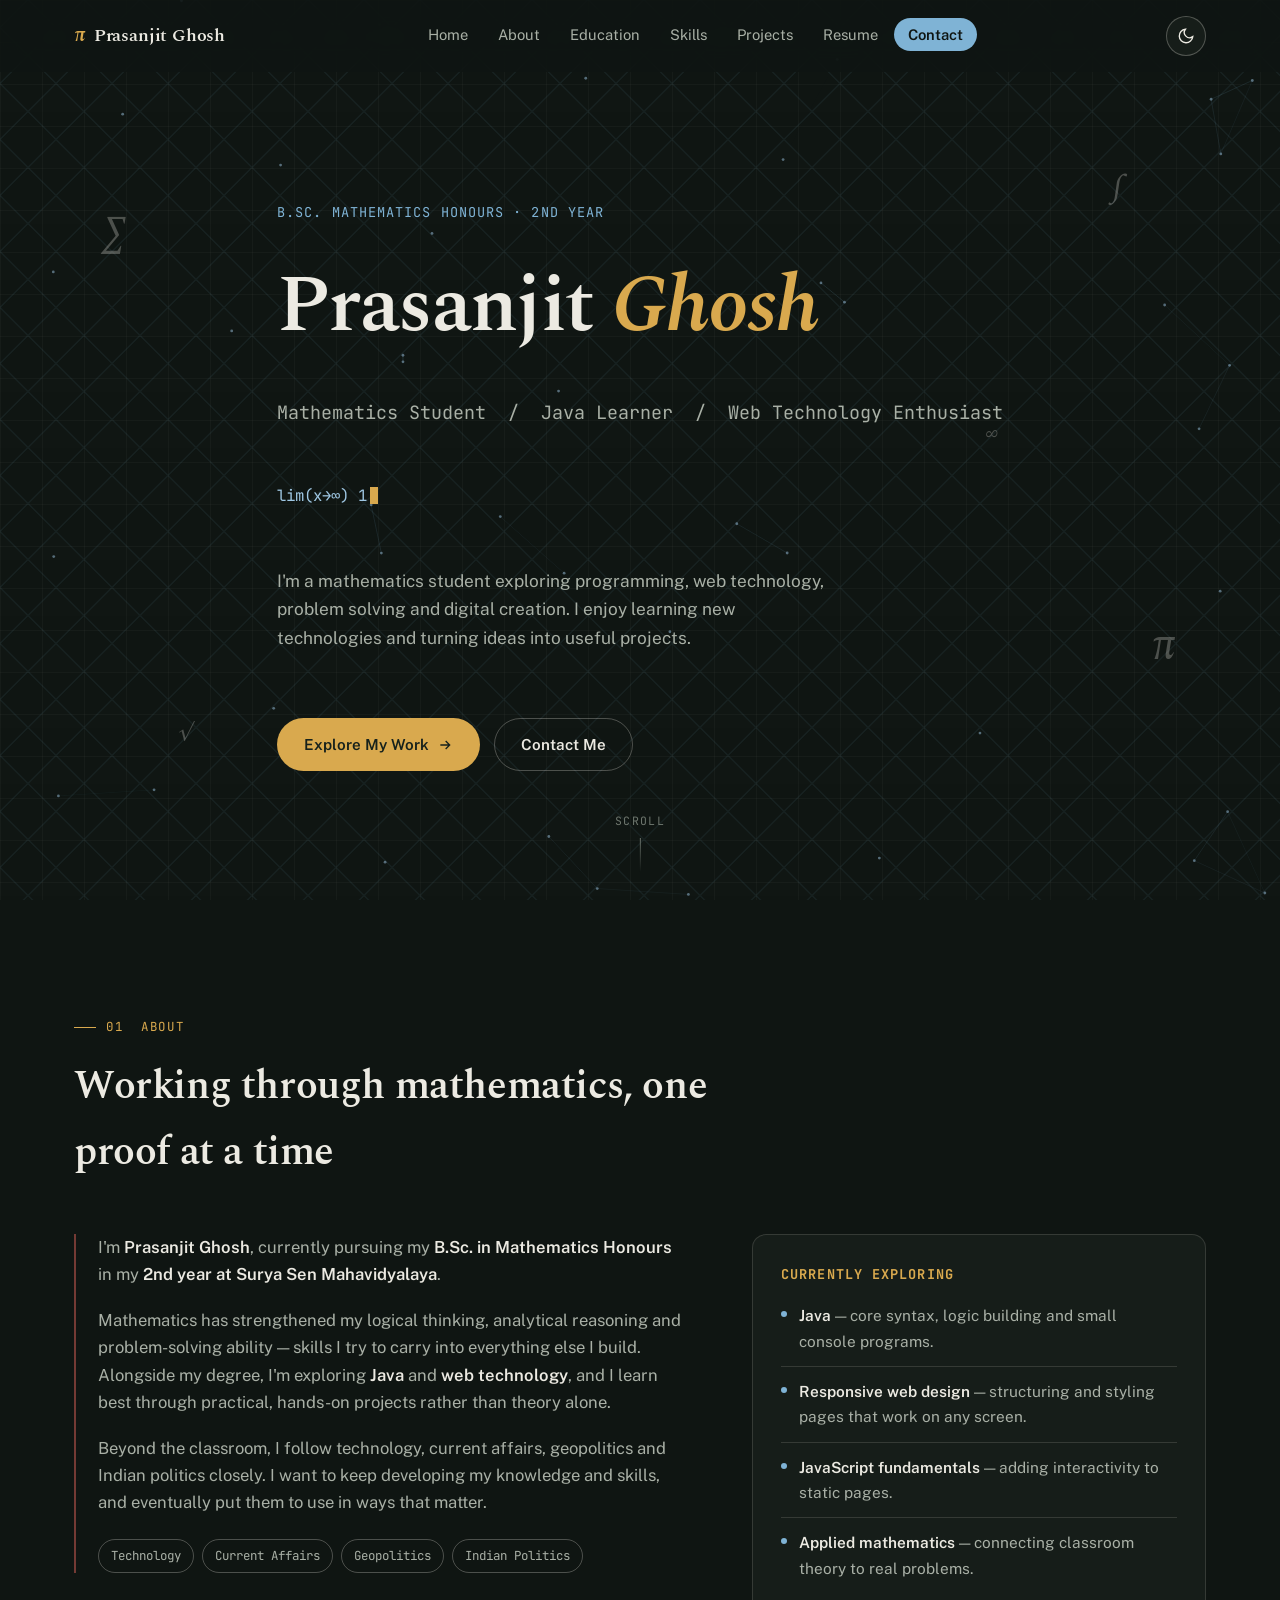
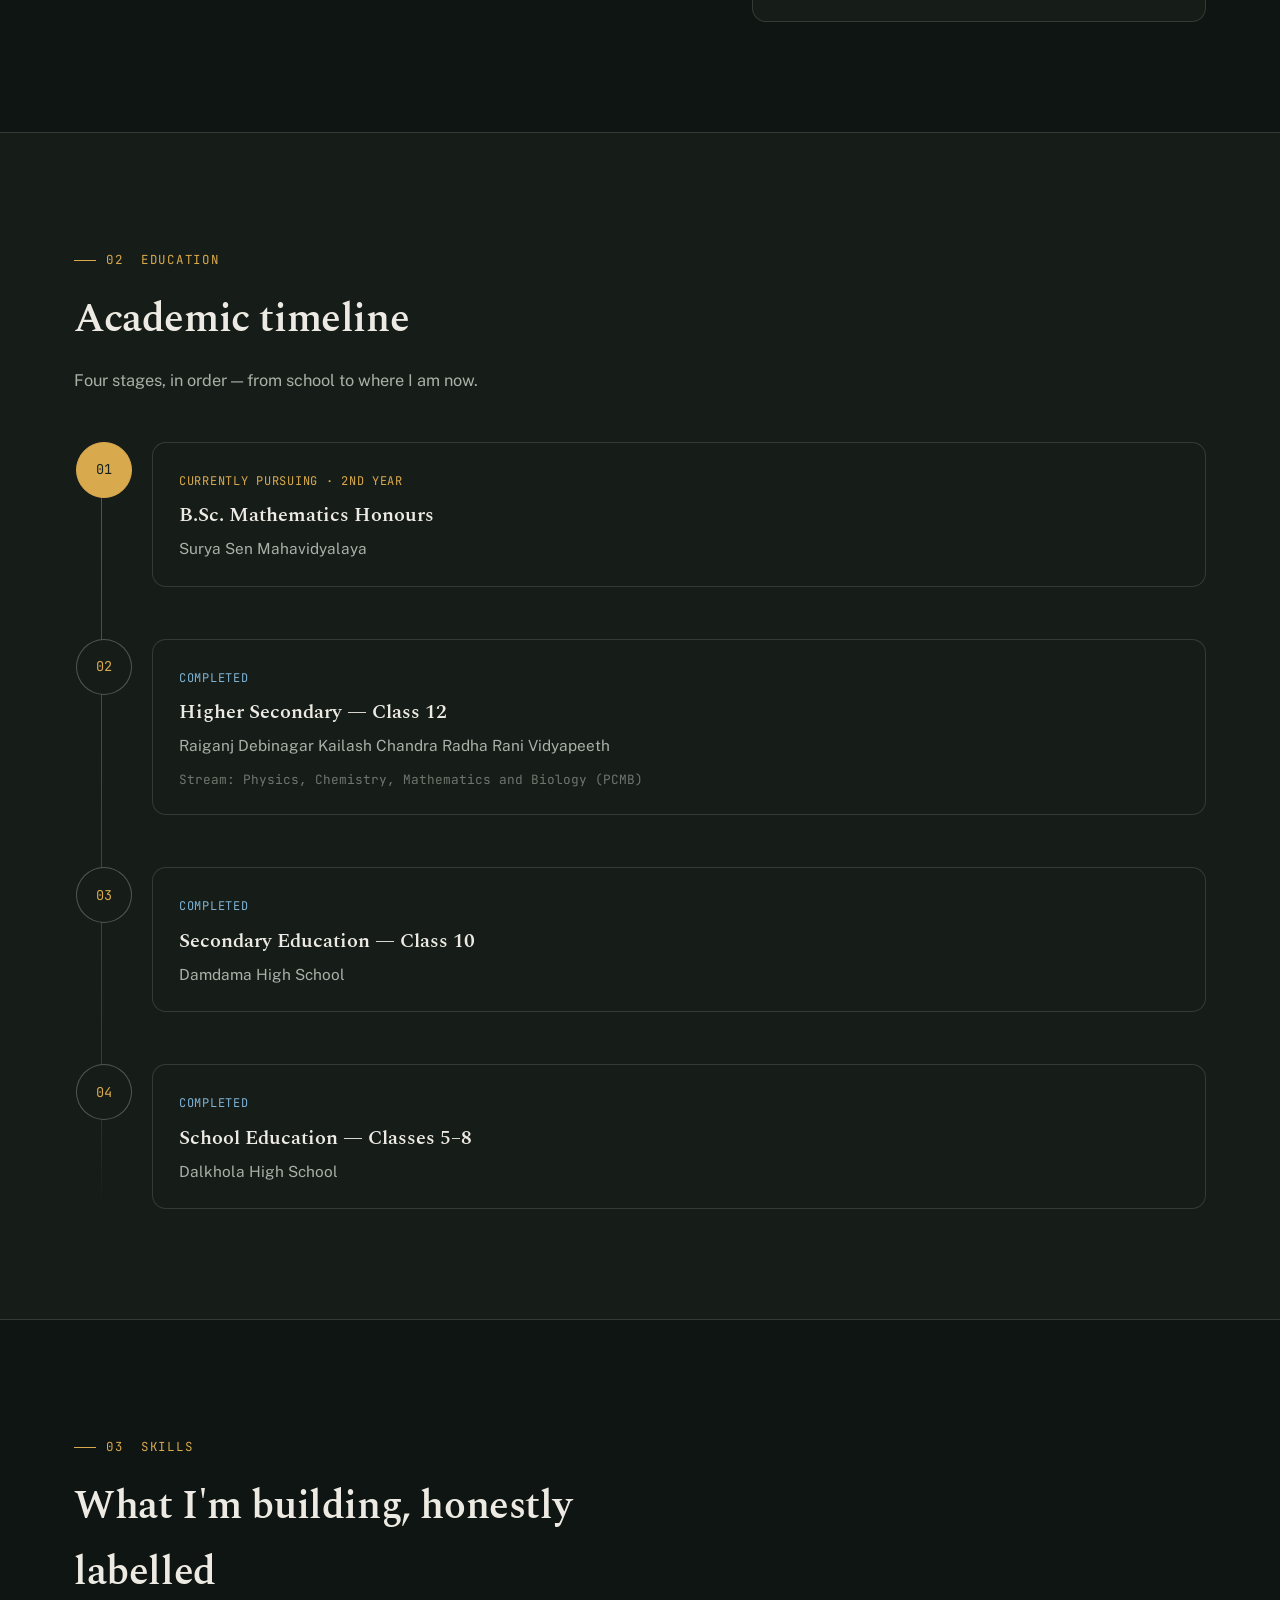
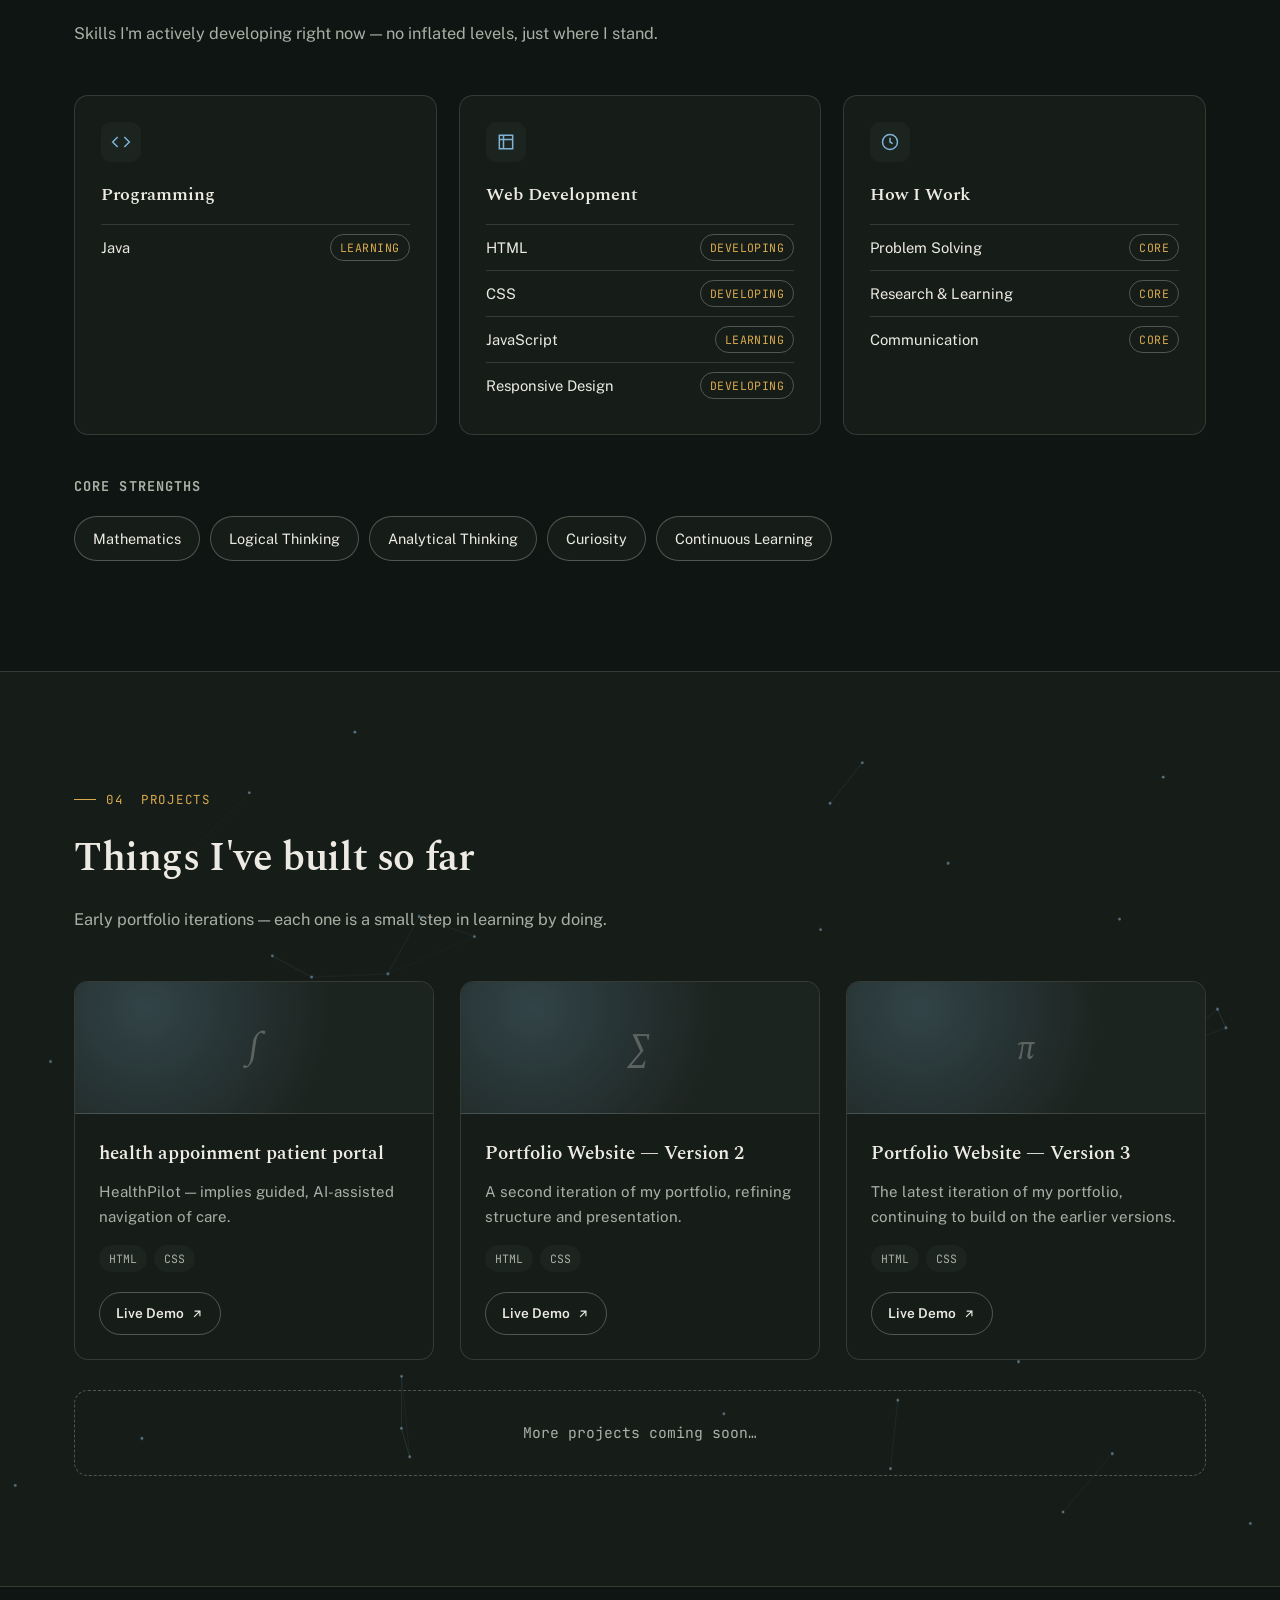
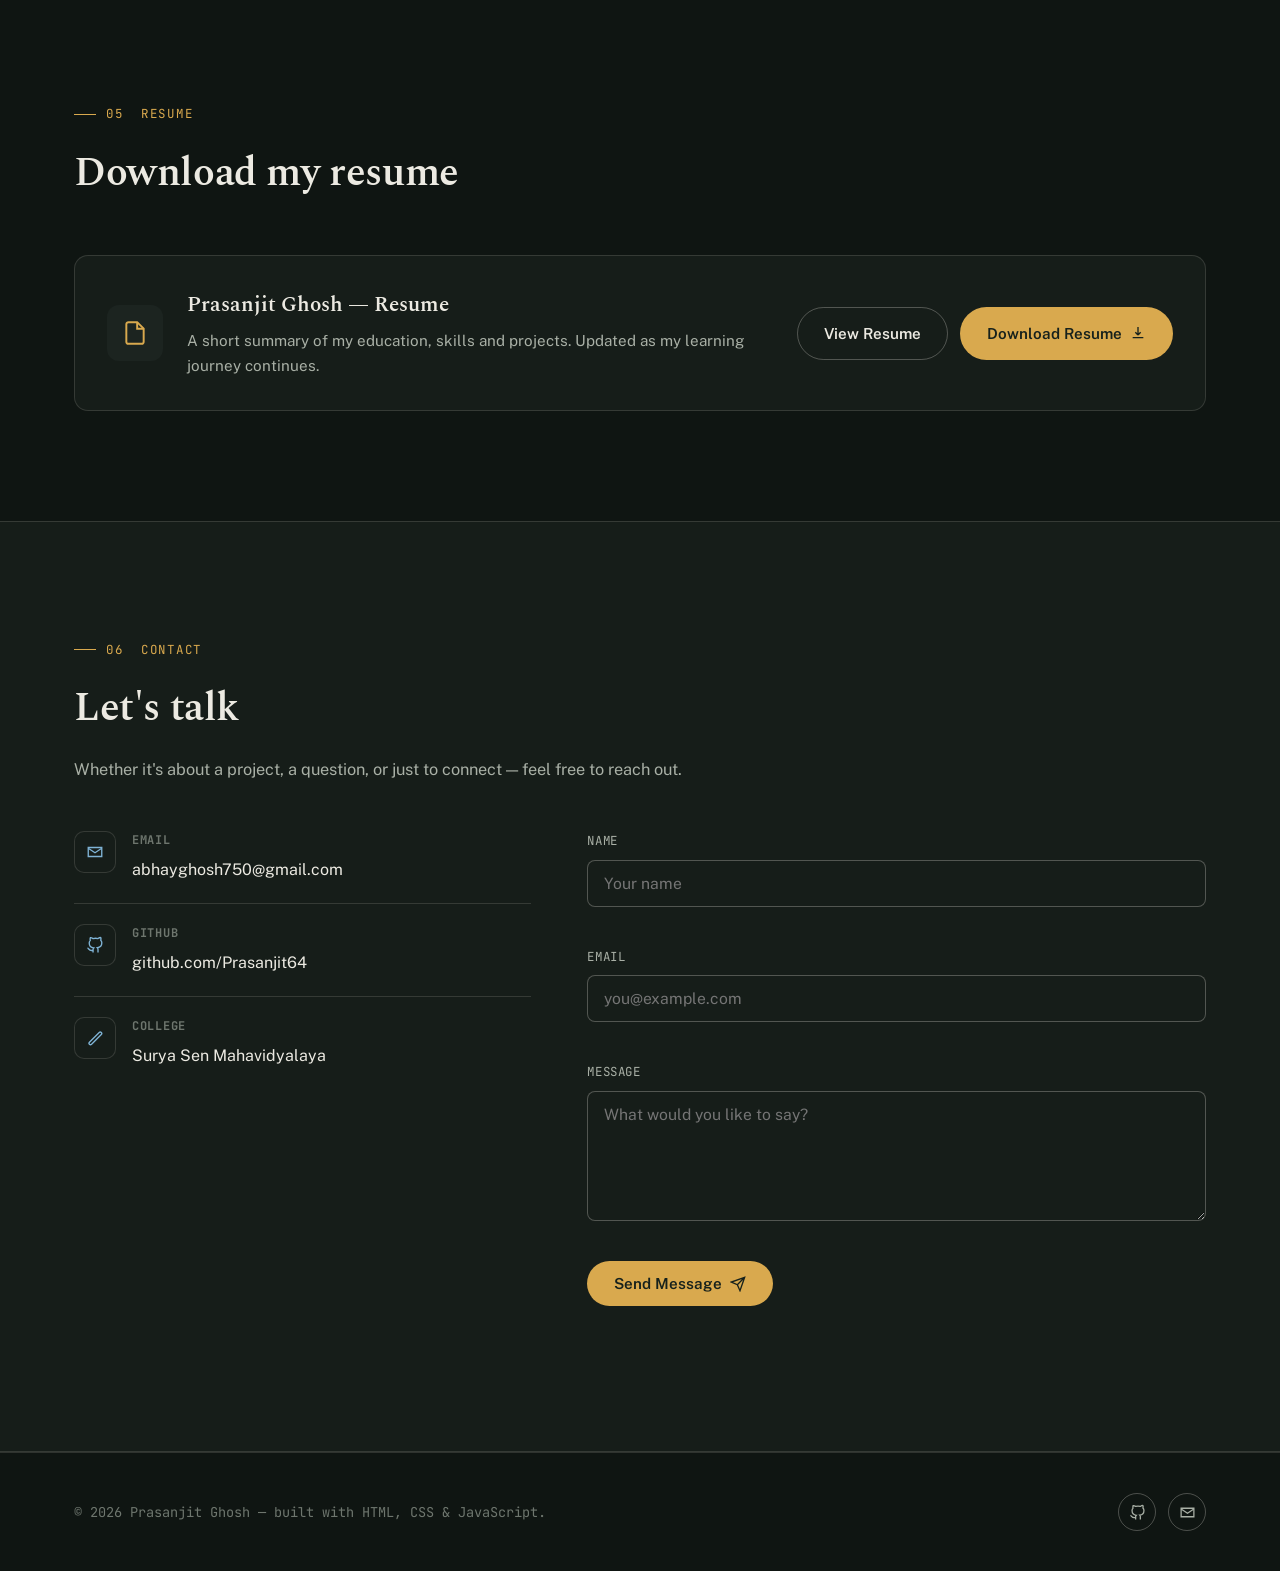
<file: index.html>
<!DOCTYPE html>
<html lang="en" data-theme="dark">
<head>
<meta charset="UTF-8">
<meta name="viewport" content="width=device-width, initial-scale=1.0">
<title>Prasanjit Ghosh | Mathematics Student &amp; Web Technology Enthusiast</title>
<meta name="description" content="Personal portfolio of Prasanjit Ghosh, a B.Sc. Mathematics Honours student exploring Java, web technology, programming, problem solving and digital projects.">
<meta name="author" content="Prasanjit Ghosh">

<!-- Open Graph -->
<meta property="og:type" content="website">
<meta property="og:title" content="Prasanjit Ghosh | Mathematics Student & WeTechnology Enthusiastb ">
<meta property="og:description" content="B.Sc. Mathematics Honours student exploring Java, web technology and problem solving. Explore projects, education and skills.">
<meta property="og:image" content="favicon.svg">
<meta name="twitter:card" content="summary">

<link rel="icon" type="image/svg+xml" href="favicon.svg">

<link rel="preconnect" href="https://fonts.googleapis.com">
<link rel="preconnect" href="https://fonts.gstatic.com" crossorigin>
<link href="https://fonts.googleapis.com/css2?family=Spectral:ital,wght@0,400;0,600;1,500&family=Public+Sans:wght@400;500;600;700&family=JetBrains+Mono:wght@400;500&display=swap" rel="stylesheet">

<link rel="stylesheet" href="style.css">
</head>
<body>

<div class="loader" id="loader" aria-hidden="true">
  <span class="loader-mark">&int;</span>
</div>

<a href="#home" class="skip-link">Skip to content</a>

<!-- ============ NAVIGATION ============ -->
<header class="nav" id="nav">
  <div class="container">
    <a href="#home" class="nav-brand"><span class="mark">&pi;</span> Prasanjit Ghosh</a>

    <nav aria-label="Primary">
      <ul class="nav-links" id="navLinks">
        <li><a href="#home">Home</a></li>
        <li><a href="#about">About</a></li>
        <li><a href="#education">Education</a></li>
        <li><a href="#skills">Skills</a></li>
        <li><a href="#projects">Projects</a></li>
        <li><a href="#resume">Resume</a></li>
        <li><a href="#contact">Contact</a></li>
      </ul>
    </nav>

    <div class="nav-actions">
      <button class="theme-toggle" id="themeToggle" aria-label="Toggle dark and light mode">
        <svg class="icon-moon" viewBox="0 0 24 24" fill="none" stroke="currentColor" stroke-width="1.8"><path d="M21 12.8A9 9 0 1 1 11.2 3a7 7 0 0 0 9.8 9.8Z"/></svg>
        <svg class="icon-sun" viewBox="0 0 24 24" fill="none" stroke="currentColor" stroke-width="1.8"><circle cx="12" cy="12" r="4.2"/><path d="M12 2.5v2.4M12 19.1v2.4M4.4 4.4l1.7 1.7M17.9 17.9l1.7 1.7M2.5 12h2.4M19.1 12h2.4M4.4 19.6l1.7-1.7M17.9 6.1l1.7-1.7"/></svg>
      </button>
      <button class="nav-toggle" id="navToggle" aria-label="Toggle menu" aria-expanded="false" aria-controls="navLinks">
        <span></span>
      </button>
    </div>
  </div>
</header>

<main id="home">

  <!-- ============ HERO ============ -->
  <section class="hero">
    <canvas class="bg-canvas" id="heroBg" aria-hidden="true"></canvas>
    <div class="hero-symbols" aria-hidden="true">
      <span style="left:8%; top:22%; font-size:2.6rem; animation-delay:0s;">&sum;</span>
      <span style="right:12%; top:18%; font-size:2rem; animation-delay:2s;">&int;</span>
      <span style="left:14%; bottom:16%; font-size:1.7rem; animation-delay:4s;">&radic;</span>
      <span style="right:8%; bottom:24%; font-size:3rem; animation-delay:1s;">&pi;</span>
      <span style="right:22%; top:46%; font-size:1.5rem; animation-delay:3s;">&infin;</span>
    </div>

    <div class="container hero-grid">
      <div class="hero-eyebrow">B.SC. MATHEMATICS HONOURS &middot; 2ND YEAR</div>
      <h1>Prasanjit <em>Ghosh</em></h1>
      <p class="hero-role">Mathematics Student &nbsp;/&nbsp; Java Learner &nbsp;/&nbsp; Web Technology Enthusiast</p>

      <p class="proof-ticker" id="proofTicker" aria-hidden="true"></p>

      <p class="hero-intro">I'm a mathematics student exploring programming, web technology, problem solving and digital creation. I enjoy learning new technologies and turning ideas into useful projects.</p>

      <div class="hero-ctas">
        <a href="#projects" class="btn btn-primary">
          Explore My Work
          <svg viewBox="0 0 24 24" fill="none" stroke="currentColor" stroke-width="2"><path d="M5 12h14M13 6l6 6-6 6"/></svg>
        </a>
        <a href="#contact" class="btn btn-ghost">Contact Me</a>
      </div>
    </div>

    <div class="hero-scroll" aria-hidden="true">
      <span>SCROLL</span>
      <span class="line"></span>
    </div>
  </section>

  <!-- ============ ABOUT ============ -->
  <section class="section" id="about">
    <div class="container">
      <div class="section-head reveal">
        <span class="eyebrow">01 &nbsp;About</span>
        <h2>Working through mathematics, one proof at a time</h2>
      </div>

      <div class="about-grid">
        <div class="about-copy margin-rule reveal">
          <p>I'm <strong>Prasanjit Ghosh</strong>, currently pursuing my <strong>B.Sc. in Mathematics Honours</strong> in my <strong>2nd year at Surya Sen Mahavidyalaya</strong>.</p>
          <p>Mathematics has strengthened my logical thinking, analytical reasoning and problem-solving ability &mdash; skills I try to carry into everything else I build. Alongside my degree, I'm exploring <strong>Java</strong> and <strong>web technology</strong>, and I learn best through practical, hands-on projects rather than theory alone.</p>
          <p>Beyond the classroom, I follow technology, current affairs, geopolitics and Indian politics closely. I want to keep developing my knowledge and skills, and eventually put them to use in ways that matter.</p>

          <div class="about-interests">
            <span class="chip">Technology</span>
            <span class="chip">Current Affairs</span>
            <span class="chip">Geopolitics</span>
            <span class="chip">Indian Politics</span>
          </div>
        </div>

        <div class="about-focus reveal">
          <h3>Currently Exploring</h3>
          <ul class="focus-list">
            <li><span class="dot"></span><span><b>Java</b> &mdash; core syntax, logic building and small console programs.</span></li>
            <li><span class="dot"></span><span><b>Responsive web design</b> &mdash; structuring and styling pages that work on any screen.</span></li>
            <li><span class="dot"></span><span><b>JavaScript fundamentals</b> &mdash; adding interactivity to static pages.</span></li>
            <li><span class="dot"></span><span><b>Applied mathematics</b> &mdash; connecting classroom theory to real problems.</span></li>
          </ul>
        </div>
      </div>
    </div>
  </section>

  <!-- ============ EDUCATION ============ -->
  <section class="section section-alt" id="education">
    <div class="container">
      <div class="section-head reveal">
        <span class="eyebrow">02 &nbsp;Education</span>
        <h2>Academic timeline</h2>
        <p>Four stages, in order &mdash; from school to where I am now.</p>
      </div>

      <div class="timeline">
        <div class="timeline-item is-current reveal">
          <div class="timeline-num">01</div>
          <div class="timeline-card">
            <span class="timeline-status">Currently Pursuing &middot; 2nd Year</span>
            <h3>B.Sc. Mathematics Honours</h3>
            <p class="school">Surya Sen Mahavidyalaya</p>
          </div>
        </div>

        <div class="timeline-item reveal">
          <div class="timeline-num">02</div>
          <div class="timeline-card">
            <span class="timeline-status">Completed</span>
            <h3>Higher Secondary &mdash; Class 12</h3>
            <p class="school">Raiganj Debinagar Kailash Chandra Radha Rani Vidyapeeth</p>
            <p class="meta">Stream: Physics, Chemistry, Mathematics and Biology (PCMB)</p>
          </div>
        </div>

        <div class="timeline-item reveal">
          <div class="timeline-num">03</div>
          <div class="timeline-card">
            <span class="timeline-status">Completed</span>
            <h3>Secondary Education &mdash; Class 10</h3>
            <p class="school">Damdama High School</p>
          </div>
        </div>

        <div class="timeline-item reveal">
          <div class="timeline-num">04</div>
          <div class="timeline-card">
            <span class="timeline-status">Completed</span>
            <h3>School Education &mdash; Classes 5&ndash;8</h3>
            <p class="school">Dalkhola High School</p>
          </div>
        </div>
      </div>
    </div>
  </section>

  <!-- ============ SKILLS ============ -->
  <section class="section" id="skills">
    <div class="container">
      <div class="section-head reveal">
        <span class="eyebrow">03 &nbsp;Skills</span>
        <h2>What I'm building, honestly labelled</h2>
        <p>Skills I'm actively developing right now &mdash; no inflated levels, just where I stand.</p>
      </div>

      <div class="skills-grid">
        <div class="skill-card reveal">
          <div class="icon">
            <svg viewBox="0 0 24 24" fill="none" stroke="currentColor" stroke-width="1.8"><path d="M16 18l6-6-6-6M8 6l-6 6 6 6"/></svg>
          </div>
          <h3>Programming</h3>
          <div class="skill-row"><span>Java</span><span class="status">Learning</span></div>
        </div>

        <div class="skill-card reveal">
          <div class="icon">
            <svg viewBox="0 0 24 24" fill="none" stroke="currentColor" stroke-width="1.8"><path d="M4 4h16v16H4z"/><path d="M4 9h16M9 4v16"/></svg>
          </div>
          <h3>Web Development</h3>
          <div class="skill-row"><span>HTML</span><span class="status">Developing</span></div>
          <div class="skill-row"><span>CSS</span><span class="status">Developing</span></div>
          <div class="skill-row"><span>JavaScript</span><span class="status">Learning</span></div>
          <div class="skill-row"><span>Responsive Design</span><span class="status">Developing</span></div>
        </div>

        <div class="skill-card reveal">
          <div class="icon">
            <svg viewBox="0 0 24 24" fill="none" stroke="currentColor" stroke-width="1.8"><circle cx="12" cy="12" r="9"/><path d="M12 7v5l3.2 2"/></svg>
          </div>
          <h3>How I Work</h3>
          <div class="skill-row"><span>Problem Solving</span><span class="status">Core</span></div>
          <div class="skill-row"><span>Research &amp; Learning</span><span class="status">Core</span></div>
          <div class="skill-row"><span>Communication</span><span class="status">Core</span></div>
        </div>
      </div>

      <div class="strengths-wrap reveal">
        <h3>Core Strengths</h3>
        <div class="strengths-grid">
          <span class="strength-pill">Mathematics</span>
          <span class="strength-pill">Logical Thinking</span>
          <span class="strength-pill">Analytical Thinking</span>
          <span class="strength-pill">Curiosity</span>
          <span class="strength-pill">Continuous Learning</span>
        </div>
      </div>
    </div>
  </section>

  <!-- ============ PROJECTS ============ -->
  <section class="section section-alt" id="projects">
    <canvas class="bg-canvas" id="projectsBg" aria-hidden="true"></canvas>
    <div class="container">
      <div class="section-head reveal">
        <span class="eyebrow">04 &nbsp;Projects</span>
        <h2>Things I've built so far</h2>
        <p>Early portfolio iterations &mdash; each one is a small step in learning by doing.</p>
      </div>

      <div class="projects-grid" id="projectsGrid">
        <article class="project-card reveal" data-tags="html css">
          <div class="project-thumb"><span>&int;</span></div>
          <div class="project-body">
            <h3>health appoinment patient portal</h3>
            <p>HealthPilot — implies guided, AI-assisted navigation of care.</p>
            <div class="project-tags"><span class="tag">HTML</span><span class="tag">CSS</span></div>
            <div class="project-actions">
              <a href="https://try-a7p1.vercel.app/" target="_blank" rel="noopener noreferrer">
                Live Demo
                <svg viewBox="0 0 24 24" fill="none" stroke="currentColor" stroke-width="2"><path d="M7 17L17 7M8 7h9v9"/></svg>
              </a>
            </div>
          </div>
        </article>

        <article class="project-card reveal" data-tags="html css">
          <div class="project-thumb"><span>&sum;</span></div>
          <div class="project-body">
            <h3>Portfolio Website &mdash; Version 2</h3>
            <p>A second iteration of my portfolio, refining structure and presentation.</p>
            <div class="project-tags"><span class="tag">HTML</span><span class="tag">CSS</span></div>
            <div class="project-actions">
              <a href="https://prasanjit-two.vercel.app/" target="_blank" rel="noopener noreferrer">
                Live Demo
                <svg viewBox="0 0 24 24" fill="none" stroke="currentColor" stroke-width="2"><path d="M7 17L17 7M8 7h9v9"/></svg>
              </a>
            </div>
          </div>
        </article>

        <article class="project-card reveal" data-tags="html css">
          <div class="project-thumb"><span>&pi;</span></div>
          <div class="project-body">
            <h3>Portfolio Website &mdash; Version 3</h3>
            <p>The latest iteration of my portfolio, continuing to build on the earlier versions.</p>
            <div class="project-tags"><span class="tag">HTML</span><span class="tag">CSS</span></div>
            <div class="project-actions">
              <a href="https://portfolio-prasanjit4.vercel.app/" target="_blank" rel="noopener noreferrer">
                Live Demo
                <svg viewBox="0 0 24 24" fill="none" stroke="currentColor" stroke-width="2"><path d="M7 17L17 7M8 7h9v9"/></svg>
              </a>
            </div>
          </div>
        </article>
      </div>

      <p class="more-projects reveal">More projects coming soon&hellip;</p>
    </div>
  </section>

  <!-- ============ RESUME ============ -->
  <section class="section" id="resume">
    <div class="container">
      <div class="section-head reveal">
        <span class="eyebrow">05 &nbsp;Resume</span>
        <h2>Download my resume</h2>
      </div>

      <div class="resume-panel reveal">
        <div class="resume-icon">
          <svg viewBox="0 0 24 24" fill="none" stroke="currentColor" stroke-width="1.8"><path d="M14 2H6a2 2 0 0 0-2 2v16a2 2 0 0 0 2 2h12a2 2 0 0 0 2-2V8z"/><path d="M14 2v6h6"/></svg>
        </div>
        <div class="resume-text">
          <h3>Prasanjit Ghosh &mdash; Resume</h3>
          <p>A short summary of my education, skills and projects. Updated as my learning journey continues.</p>
        </div>
        <div class="resume-actions">
          <a href="resume.pdf" target="_blank" rel="noopener noreferrer" class="btn btn-ghost">View Resume</a>
          <a href="resume.pdf" download class="btn btn-primary">
            Download Resume
            <svg viewBox="0 0 24 24" fill="none" stroke="currentColor" stroke-width="2"><path d="M12 3v12m0 0l-4-4m4 4l4-4M4 19h16"/></svg>
          </a>
        </div>
      </div>
    </div>
  </section>

  <!-- ============ CONTACT ============ -->
  <section class="section section-alt" id="contact">
    <div class="container">
      <div class="section-head reveal">
        <span class="eyebrow">06 &nbsp;Contact</span>
        <h2>Let's talk</h2>
        <p>Whether it's about a project, a question, or just to connect &mdash; feel free to reach out.</p>
      </div>

      <div class="contact-grid">
        <div class="contact-info reveal">
          <div class="contact-info-item">
            <div class="icon"><svg viewBox="0 0 24 24" fill="none" stroke="currentColor" stroke-width="1.8"><path d="M3 6h18v12H3z"/><path d="m3 7 9 6 9-6"/></svg></div>
            <div>
              <h4>Email</h4>
              <a href="mailto:abhayghosh750@gmail.com">abhayghosh750@gmail.com</a>
            </div>
          </div>
          <div class="contact-info-item">
            <div class="icon"><svg viewBox="0 0 24 24" fill="none" stroke="currentColor" stroke-width="1.8"><path d="M9 19c-5 1.5-5-2.5-7-3m14 6v-3.9a3.1 3.1 0 0 0-.9-2.4c3-.3 6-1.5 6-6.6a5.1 5.1 0 0 0-1.4-3.5 4.8 4.8 0 0 0-.1-3.5s-1.1-.4-3.6 1.3a12.3 12.3 0 0 0-6.6 0C6.9 1.9 5.8 2.3 5.8 2.3a4.8 4.8 0 0 0-.1 3.5A5.1 5.1 0 0 0 4.3 9.3c0 5.1 3 6.3 6 6.6a3.1 3.1 0 0 0-.9 2.4V22"/></svg></div>
            <div>
              <h4>GitHub</h4>
              <a href="https://github.com/Prasanjit64" target="_blank" rel="noopener noreferrer">github.com/Prasanjit64</a>
            </div>
          </div>
          <div class="contact-info-item">
            <div class="icon"><svg viewBox="0 0 24 24" fill="none" stroke="currentColor" stroke-width="1.8"><path d="M20.4 4.6a2 2 0 0 0-2.8 0L4.6 17.6a2 2 0 0 0 0 2.8 2 2 0 0 0 2.8 0L20.4 7.4a2 2 0 0 0 0-2.8Z"/></svg></div>
            <div>
              <h4>College</h4>
              <span>Surya Sen Mahavidyalaya</span>
            </div>
          </div>
        </div>

        <form class="contact-form reveal" id="contactForm" novalidate>
          <div class="field">
            <label for="cf-name">Name</label>
            <input type="text" id="cf-name" name="name" placeholder="Your name" autocomplete="name">
            <span class="error" id="err-name"></span>
          </div>
          <div class="field">
            <label for="cf-email">Email</label>
            <input type="email" id="cf-email" name="email" placeholder="you@example.com" autocomplete="email">
            <span class="error" id="err-email"></span>
          </div>
          <div class="field">
            <label for="cf-message">Message</label>
            <textarea id="cf-message" name="message" placeholder="What would you like to say?"></textarea>
            <span class="error" id="err-message"></span>
          </div>
          <button type="submit" class="btn btn-primary" style="justify-self:start;">
            Send Message
            <svg viewBox="0 0 24 24" fill="none" stroke="currentColor" stroke-width="2"><path d="M22 2 11 13M22 2l-7 20-4-9-9-4 20-7Z"/></svg>
          </button>
          <p class="form-status" id="formStatus" role="status" aria-live="polite"></p>
        </form>
      </div>
    </div>
  </section>

</main>

<!-- ============ FOOTER ============ -->
<footer class="footer">
  <div class="container">
    <span class="footer-brand">&copy; <span id="year"></span> Prasanjit Ghosh &mdash; built with HTML, CSS &amp; JavaScript.</span>
    <div class="footer-social">
      <a href="https://github.com/Prasanjit64" target="_blank" rel="noopener noreferrer" aria-label="GitHub">
        <svg viewBox="0 0 24 24" fill="none" stroke="currentColor" stroke-width="1.8"><path d="M9 19c-5 1.5-5-2.5-7-3m14 6v-3.9a3.1 3.1 0 0 0-.9-2.4c3-.3 6-1.5 6-6.6a5.1 5.1 0 0 0-1.4-3.5 4.8 4.8 0 0 0-.1-3.5s-1.1-.4-3.6 1.3a12.3 12.3 0 0 0-6.6 0C6.9 1.9 5.8 2.3 5.8 2.3a4.8 4.8 0 0 0-.1 3.5A5.1 5.1 0 0 0 4.3 9.3c0 5.1 3 6.3 6 6.6a3.1 3.1 0 0 0-.9 2.4V22"/></svg>
      </a>
      <a href="mailto:abhayghosh750@gmail.com" aria-label="Email">
        <svg viewBox="0 0 24 24" fill="none" stroke="currentColor" stroke-width="1.8"><path d="M3 6h18v12H3z"/><path d="m3 7 9 6 9-6"/></svg>
      </a>
    </div>
  </div>
</footer>

<button class="to-top" id="toTop" aria-label="Scroll to top">
  <svg viewBox="0 0 24 24" fill="none" stroke="currentColor" stroke-width="2"><path d="M12 19V5M5 12l7-7 7 7"/></svg>
</button>

<script src="portfolio-bg.js"></script>
<script src="script.js"></script>
</body>
</html>
</file>
<file: style.css>
/* ============================================================
   Prasanjit Ghosh — Portfolio
   Design concept: "the margin of the notebook"
   A mathematics student's ruled page — graph-paper texture,
   an ink-blue working colour, chalk-gold for emphasis, and a
   left margin rule borrowed from an actual page of notes.
   ============================================================ */

:root{
  --bg:            #0F1512;
  --bg-elevated:   #161D19;
  --bg-elevated-2: #1C2420;
  --ink:           #ECEAE2;
  --ink-muted:     #A9B0A6;
  --ink-faint:     #6E766E;
  --accent:        #7FB3D5;   /* ink-pen blue   */
  --accent-strong: #9FC7E3;
  --gold:          #D9A94E;   /* chalk gold     */
  --rule:          rgba(236,234,226,0.14);
  --rule-strong:   rgba(236,234,226,0.28);
  --margin-line:   rgba(200,90,80,0.55);
  --shadow:        0 20px 50px rgba(0,0,0,0.35);
  --radius:        14px;
  --radius-sm:     8px;

  --font-display: "Spectral", Georgia, "Times New Roman", serif;
  --font-body:    "Public Sans", -apple-system, BlinkMacSystemFont, "Segoe UI", sans-serif;
  --font-mono:    "JetBrains Mono", "SFMono-Regular", Menlo, Consolas, monospace;

  --maxw: 1180px;
  --nav-h: 72px;
}

[data-theme="light"]{
  --bg:            #F7F5EF;
  --bg-elevated:   #FFFFFF;
  --bg-elevated-2: #F1EEE5;
  --ink:           #1B2420;
  --ink-muted:     #4E554C;
  --ink-faint:     #8A9088;
  --accent:        #2E6E9E;
  --accent-strong: #1F5A85;
  --gold:          #9A6E1E;
  --rule:          rgba(27,36,32,0.12);
  --rule-strong:   rgba(27,36,32,0.24);
  --margin-line:   rgba(178,64,54,0.45);
  --shadow:        0 20px 45px rgba(27,36,32,0.10);
}

*, *::before, *::after{ box-sizing: border-box; }

html{
  scroll-behavior: smooth;
  -webkit-text-size-adjust: 100%;
}
@media (prefers-reduced-motion: reduce){
  html{ scroll-behavior: auto; }
  *, *::before, *::after{
    animation-duration: 0.001ms !important;
    animation-iteration-count: 1 !important;
    transition-duration: 0.001ms !important;
    scroll-behavior: auto !important;
  }
}

body{
  margin: 0;
  background: var(--bg);
  color: var(--ink);
  font-family: var(--font-body);
  font-size: 16px;
  line-height: 1.65;
  overflow-x: hidden;
  transition: background 0.35s ease, color 0.35s ease;
}

/* faint graph-paper texture, fixed to viewport */
body::before{
  content: "";
  position: fixed;
  inset: 0;
  pointer-events: none;
  z-index: 0;
  background-image:
    linear-gradient(var(--rule) 1px, transparent 1px),
    linear-gradient(90deg, var(--rule) 1px, transparent 1px);
  background-size: 42px 42px;
  opacity: 0.25;
}

/* section-scoped background canvas — subtle dot network, hero + projects */
.bg-canvas{
  position: absolute;
  inset: 0;
  width: 100%;
  height: 100%;
  z-index: 0;
  pointer-events: none;
  opacity: 0.9;
  transition: opacity 0.4s ease;
}
[data-theme="light"] .bg-canvas{ opacity: 0; }

#projects{ overflow: hidden; }

img{ max-width: 100%; display: block; }
a{ color: inherit; text-decoration: none; }
button{ font-family: inherit; }
ul{ margin: 0; padding: 0; list-style: none; }
h1,h2,h3,h4,p{ margin: 0; }
svg{ display:block; }

.container{
  max-width: var(--maxw);
  margin-inline: auto;
  padding-inline: 24px;
  position: relative;
  z-index: 1;
}

section{ position: relative; z-index: 1; }

/* -------------------- Focus & a11y -------------------- */
a:focus-visible,
button:focus-visible,
input:focus-visible,
textarea:focus-visible{
  outline: 2px solid var(--gold);
  outline-offset: 3px;
  border-radius: 4px;
}
.skip-link{
  position: absolute;
  left: 12px; top: -60px;
  background: var(--gold);
  color: #16211C;
  padding: 10px 16px;
  border-radius: var(--radius-sm);
  z-index: 1000;
  font-weight: 600;
  transition: top 0.2s ease;
}
.skip-link:focus{ top: 12px; }

/* -------------------- Eyebrow / labels -------------------- */
.eyebrow{
  font-family: var(--font-mono);
  font-size: 0.78rem;
  letter-spacing: 0.14em;
  text-transform: uppercase;
  color: var(--gold);
  display: inline-flex;
  align-items: center;
  gap: 10px;
  margin-bottom: 16px;
}
.eyebrow::before{
  content: "";
  width: 22px; height: 1px;
  background: var(--gold);
  display: inline-block;
}

.section-head{
  max-width: 640px;
  margin-bottom: 48px;
}
.section-head h2{
  font-family: var(--font-display);
  font-size: clamp(1.8rem, 3.2vw, 2.5rem);
  font-weight: 600;
  letter-spacing: -0.01em;
}
.section-head p{
  color: var(--ink-muted);
  margin-top: 14px;
  font-size: 1.02rem;
}

/* the "margin rule" motif: a thin coloured vertical line,
   like the red margin on ruled notebook paper */
.margin-rule{
  border-left: 2px solid var(--margin-line);
  padding-left: 22px;
}

/* -------------------- Reveal-on-scroll -------------------- */
.reveal{
  opacity: 0;
  transform: translateY(22px);
  transition: opacity 0.7s ease, transform 0.7s ease;
}
.reveal.is-visible{
  opacity: 1;
  transform: translateY(0);
}

/* ============================================================
   NAVIGATION
   ============================================================ */
.nav{
  position: fixed;
  top: 0; left: 0; right: 0;
  height: var(--nav-h);
  z-index: 500;
  display: flex;
  align-items: center;
  background: color-mix(in srgb, var(--bg) 78%, transparent);
  backdrop-filter: blur(14px) saturate(1.1);
  -webkit-backdrop-filter: blur(14px) saturate(1.1);
  border-bottom: 1px solid transparent;
  transition: border-color 0.3s ease, background 0.3s ease;
}
.nav.is-scrolled{ border-bottom-color: var(--rule); }

.nav .container{
  display: flex;
  align-items: center;
  justify-content: space-between;
  width: 100%;
}

.nav-brand{
  font-family: var(--font-display);
  font-weight: 600;
  font-size: 1.15rem;
  letter-spacing: -0.01em;
  display: flex;
  align-items: baseline;
  gap: 8px;
}
.nav-brand .mark{
  font-style: italic;
  color: var(--gold);
  font-size: 1.3rem;
}

.nav-links{
  display: flex;
  align-items: center;
  gap: 2px;
}
.nav-links a{
  font-size: 0.92rem;
  padding: 8px 14px;
  border-radius: 999px;
  color: var(--ink-muted);
  position: relative;
  transition: color 0.25s ease, background 0.25s ease;
}
.nav-links a:hover{ color: var(--ink); background: var(--bg-elevated); }
.nav-links a.is-active{
  color: var(--bg);
  background: var(--accent);
  font-weight: 600;
}
[data-theme="light"] .nav-links a.is-active{ color: #fff; }

.nav-actions{
  display: flex;
  align-items: center;
  gap: 10px;
}

.theme-toggle{
  width: 40px; height: 40px;
  border-radius: 50%;
  border: 1px solid var(--rule-strong);
  background: var(--bg-elevated);
  color: var(--ink);
  cursor: pointer;
  display: flex;
  align-items: center;
  justify-content: center;
  transition: transform 0.3s ease, border-color 0.25s ease;
}
.theme-toggle:hover{ border-color: var(--gold); }
.theme-toggle svg{ width: 18px; height: 18px; }
.theme-toggle .icon-sun{ display: none; }
[data-theme="light"] .theme-toggle .icon-moon{ display: none; }
[data-theme="light"] .theme-toggle .icon-sun{ display: block; }

.nav-toggle{
  display: none;
  width: 40px; height: 40px;
  border-radius: 50%;
  border: 1px solid var(--rule-strong);
  background: var(--bg-elevated);
  cursor: pointer;
  position: relative;
}
.nav-toggle span, .nav-toggle span::before, .nav-toggle span::after{
  content: "";
  position: absolute;
  left: 11px; right: 11px;
  height: 1.5px;
  background: var(--ink);
  transition: transform 0.3s ease, opacity 0.3s ease;
}
.nav-toggle span{ top: 50%; transform: translateY(-50%); }
.nav-toggle span::before{ top: -7px; }
.nav-toggle span::after{ top: 7px; }
.nav-toggle.is-open span{ background: transparent; }
.nav-toggle.is-open span::before{ top: 0; transform: rotate(45deg); }
.nav-toggle.is-open span::after{ top: 0; transform: rotate(-45deg); }

/* ============================================================
   HERO
   ============================================================ */
.hero{
  min-height: 100svh;
  display: flex;
  align-items: center;
  padding-top: var(--nav-h);
  position: relative;
  overflow: hidden;
}

/* faint diamond/argyle texture, tinted to the ink-blue accent —
   a quieter cousin of the graph-paper rule, reserved for the hero */
.hero::before{
  content: "";
  position: absolute;
  inset: 0;
  z-index: 0;
  pointer-events: none;
  background-image:
    linear-gradient(45deg,  var(--rule) 25%, transparent 25%),
    linear-gradient(315deg, var(--rule) 25%, transparent 25%),
    linear-gradient(45deg,  transparent 24%, var(--accent) 25%, var(--accent) 26%, transparent 27%, transparent 74%, var(--accent) 75%, var(--accent) 76%, transparent 77%),
    linear-gradient(315deg, transparent 24%, var(--accent) 25%, var(--accent) 26%, transparent 27%, transparent 74%, var(--accent) 75%, var(--accent) 76%, transparent 77%);
  background-size: 56px 56px;
  opacity: 0.07;
}
[data-theme="light"] .hero::before{ opacity: 0.10; }

.hero-symbols{
  position: absolute;
  inset: 0;
  z-index: 0;
  pointer-events: none;
}
.hero-symbols span{
  position: absolute;
  font-family: var(--font-display);
  font-style: italic;
  color: var(--rule-strong);
  animation: drift 18s ease-in-out infinite;
  user-select: none;
}
@keyframes drift{
  0%, 100%{ transform: translateY(0) rotate(0deg); }
  50%{ transform: translateY(-18px) rotate(3deg); }
}

.hero-grid{
  position: relative;
  z-index: 1;
  display: grid;
  gap: 32px;
}

.hero-eyebrow{
  font-family: var(--font-mono);
  font-size: 0.85rem;
  color: var(--accent);
  letter-spacing: 0.08em;
}

.hero h1{
  font-family: var(--font-display);
  font-weight: 600;
  font-size: clamp(2.6rem, 7vw, 5rem);
  line-height: 1.04;
  letter-spacing: -0.02em;
  margin-top: 10px;
}
.hero h1 em{
  font-style: italic;
  color: var(--gold);
}

.hero-role{
  font-family: var(--font-mono);
  font-size: clamp(0.95rem, 1.6vw, 1.15rem);
  color: var(--ink-muted);
  margin-top: 18px;
}

/* the signature element: a typewritten "proof ticker" */
.proof-ticker{
  margin-top: 22px;
  min-height: 1.6em;
  font-family: var(--font-mono);
  font-size: 0.98rem;
  color: var(--accent-strong);
  display: flex;
  align-items: center;
}
.proof-ticker .cursor{
  display: inline-block;
  width: 8px; height: 1.05em;
  background: var(--gold);
  margin-left: 3px;
  animation: blink 1s step-end infinite;
}
@keyframes blink{ 50%{ opacity: 0; } }

.hero-intro{
  max-width: 560px;
  color: var(--ink-muted);
  font-size: 1.08rem;
  margin-top: 26px;
}

.hero-ctas{
  display: flex;
  flex-wrap: wrap;
  gap: 14px;
  margin-top: 34px;
}

.btn{
  display: inline-flex;
  align-items: center;
  gap: 8px;
  padding: 13px 26px;
  border-radius: 999px;
  font-size: 0.95rem;
  font-weight: 600;
  cursor: pointer;
  border: 1px solid transparent;
  transition: transform 0.25s ease, background 0.25s ease, border-color 0.25s ease, box-shadow 0.25s ease;
}
.btn:hover{ transform: translateY(-2px); }
.btn-primary{
  background: var(--gold);
  color: #16211C;
}
.btn-primary:hover{ box-shadow: 0 10px 26px rgba(217,169,78,0.28); }
.btn-ghost{
  background: transparent;
  border-color: var(--rule-strong);
  color: var(--ink);
}
.btn-ghost:hover{ border-color: var(--accent); color: var(--accent-strong); }
.btn svg{ width: 16px; height: 16px; }

.hero-scroll{
  position: absolute;
  bottom: 28px;
  left: 50%;
  transform: translateX(-50%);
  font-family: var(--font-mono);
  font-size: 0.72rem;
  color: var(--ink-faint);
  letter-spacing: 0.12em;
  display: flex;
  flex-direction: column;
  align-items: center;
  gap: 8px;
  z-index: 1;
}
.hero-scroll .line{
  width: 1px; height: 34px;
  background: linear-gradient(var(--ink-faint), transparent);
  animation: scrollpulse 2s ease-in-out infinite;
}
@keyframes scrollpulse{ 50%{ opacity: 0.3; } }

/* ============================================================
   SECTION SPACING
   ============================================================ */
.section{
  padding-block: 110px;
}
.section-alt{
  background: var(--bg-elevated);
  border-block: 1px solid var(--rule);
}

/* ============================================================
   ABOUT
   ============================================================ */
.about-grid{
  display: grid;
  grid-template-columns: 1.15fr 0.85fr;
  gap: 64px;
  align-items: start;
}
.about-copy p{
  color: var(--ink-muted);
  font-size: 1.04rem;
  margin-bottom: 18px;
}
.about-copy strong{ color: var(--ink); font-weight: 600; }

.about-focus{
  background: var(--bg-elevated);
  border: 1px solid var(--rule);
  border-radius: var(--radius);
  padding: 28px;
}
[data-theme="light"] .about-focus{ background: var(--bg-elevated-2); }
.about-focus h3{
  font-family: var(--font-mono);
  font-size: 0.85rem;
  letter-spacing: 0.08em;
  text-transform: uppercase;
  color: var(--gold);
  margin-bottom: 18px;
}
.focus-list li{
  display: flex;
  align-items: flex-start;
  gap: 12px;
  padding: 12px 0;
  border-top: 1px solid var(--rule);
  font-size: 0.96rem;
  color: var(--ink-muted);
}
.focus-list li:first-child{ border-top: none; padding-top: 0; }
.focus-list li .dot{
  width: 6px; height: 6px;
  border-radius: 50%;
  background: var(--accent);
  margin-top: 8px;
  flex-shrink: 0;
}
.focus-list li b{ color: var(--ink); font-weight: 600; }

.about-interests{
  margin-top: 22px;
  display: flex;
  flex-wrap: wrap;
  gap: 8px;
}
.chip{
  font-family: var(--font-mono);
  font-size: 0.78rem;
  padding: 6px 12px;
  border-radius: 999px;
  border: 1px solid var(--rule-strong);
  color: var(--ink-muted);
}

/* ============================================================
   EDUCATION — vertical timeline
   ============================================================ */
.timeline{
  position: relative;
  padding-left: 2px;
}
.timeline::before{
  content: "";
  position: absolute;
  left: 27px; top: 6px; bottom: 6px;
  width: 1px;
  background: linear-gradient(var(--rule-strong), var(--rule) 85%, transparent);
}
.timeline-item{
  position: relative;
  padding-left: 76px;
  padding-bottom: 52px;
}
.timeline-item:last-child{ padding-bottom: 0; }
.timeline-num{
  position: absolute;
  left: 0; top: 0;
  width: 56px; height: 56px;
  border-radius: 50%;
  background: var(--bg-elevated);
  border: 1px solid var(--rule-strong);
  display: flex;
  align-items: center;
  justify-content: center;
  font-family: var(--font-mono);
  font-size: 0.85rem;
  color: var(--gold);
  z-index: 1;
}
.timeline-item.is-current .timeline-num{
  background: var(--gold);
  color: #16211C;
  border-color: var(--gold);
}
.timeline-card{
  background: var(--bg-elevated);
  border: 1px solid var(--rule);
  border-radius: var(--radius);
  padding: 24px 26px;
}
[data-theme="light"] .timeline-card{ background: #fff; }
.timeline-status{
  font-family: var(--font-mono);
  font-size: 0.75rem;
  letter-spacing: 0.06em;
  text-transform: uppercase;
  color: var(--accent);
  margin-bottom: 8px;
  display: inline-block;
}
.timeline-item.is-current .timeline-status{ color: var(--gold); }
.timeline-card h3{
  font-family: var(--font-display);
  font-size: 1.25rem;
  font-weight: 600;
}
.timeline-card .school{
  color: var(--ink-muted);
  margin-top: 4px;
  font-size: 0.96rem;
}
.timeline-card .meta{
  margin-top: 10px;
  font-family: var(--font-mono);
  font-size: 0.8rem;
  color: var(--ink-faint);
}

/* ============================================================
   SKILLS
   ============================================================ */
.skills-grid{
  display: grid;
  grid-template-columns: repeat(3, 1fr);
  gap: 22px;
}
.skill-card{
  background: var(--bg-elevated);
  border: 1px solid var(--rule);
  border-radius: var(--radius);
  padding: 26px;
  transition: transform 0.3s ease, border-color 0.3s ease, box-shadow 0.3s ease;
}
[data-theme="light"] .skill-card{ background: #fff; }
.skill-card:hover{
  transform: translateY(-5px);
  border-color: var(--accent);
  box-shadow: var(--shadow);
}
.skill-card .icon{
  width: 40px; height: 40px;
  border-radius: 10px;
  background: var(--bg-elevated-2);
  display: flex; align-items: center; justify-content: center;
  color: var(--accent);
  margin-bottom: 18px;
}
.skill-card .icon svg{ width: 20px; height: 20px; }
.skill-card h3{
  font-family: var(--font-display);
  font-size: 1.15rem;
  font-weight: 600;
  margin-bottom: 14px;
}
.skill-row{
  display: flex;
  align-items: center;
  justify-content: space-between;
  padding: 9px 0;
  border-top: 1px solid var(--rule);
  font-size: 0.92rem;
}
.skill-row:first-of-type{ border-top: none; }
.skill-row .status{
  font-family: var(--font-mono);
  font-size: 0.72rem;
  letter-spacing: 0.04em;
  text-transform: uppercase;
  padding: 3px 9px;
  border-radius: 999px;
  color: var(--gold);
  border: 1px solid var(--rule-strong);
  white-space: nowrap;
}

.strengths-wrap{
  margin-top: 40px;
}
.strengths-wrap h3{
  font-family: var(--font-mono);
  font-size: 0.85rem;
  letter-spacing: 0.08em;
  text-transform: uppercase;
  color: var(--ink-muted);
  margin-bottom: 18px;
}
.strengths-grid{
  display: flex;
  flex-wrap: wrap;
  gap: 10px;
}
.strength-pill{
  padding: 10px 18px;
  border-radius: 999px;
  border: 1px solid var(--rule-strong);
  font-size: 0.9rem;
  color: var(--ink);
  background: var(--bg-elevated);
}
[data-theme="light"] .strength-pill{ background: #fff; }

/* ============================================================
   PROJECTS
   ============================================================ */
.projects-grid{
  display: grid;
  grid-template-columns: repeat(3, 1fr);
  gap: 26px;
}
.project-card{
  background: var(--bg-elevated);
  border: 1px solid var(--rule);
  border-radius: var(--radius);
  overflow: hidden;
  display: flex;
  flex-direction: column;
  transition: transform 0.3s ease, box-shadow 0.3s ease, border-color 0.3s ease;
}
[data-theme="light"] .project-card{ background: #fff; }
.project-card:hover{
  transform: translateY(-6px);
  box-shadow: var(--shadow);
  border-color: var(--accent);
}
.project-thumb{
  height: 132px;
  position: relative;
  background:
    radial-gradient(circle at 20% 20%, color-mix(in srgb, var(--accent) 22%, transparent), transparent 60%),
    var(--bg-elevated-2);
  display: flex;
  align-items: center;
  justify-content: center;
  border-bottom: 1px solid var(--rule);
  overflow: hidden;
}
.project-thumb span{
  font-family: var(--font-display);
  font-style: italic;
  font-size: 2.4rem;
  color: var(--rule-strong);
}
.project-body{
  padding: 24px;
  display: flex;
  flex-direction: column;
  flex: 1;
}
.project-body h3{
  font-family: var(--font-display);
  font-size: 1.2rem;
  font-weight: 600;
}
.project-body p{
  color: var(--ink-muted);
  font-size: 0.94rem;
  margin-top: 10px;
  flex: 1;
}
.project-tags{
  display: flex;
  flex-wrap: wrap;
  gap: 7px;
  margin-top: 16px;
}
.tag{
  font-family: var(--font-mono);
  font-size: 0.72rem;
  padding: 4px 10px;
  border-radius: 999px;
  background: var(--bg-elevated-2);
  color: var(--ink-muted);
}
.project-actions{
  display: flex;
  gap: 10px;
  margin-top: 20px;
}
.project-actions a{
  font-size: 0.85rem;
  font-weight: 600;
  padding: 9px 16px;
  border-radius: 999px;
  border: 1px solid var(--rule-strong);
  display: inline-flex;
  align-items: center;
  gap: 6px;
  transition: border-color 0.25s ease, color 0.25s ease;
}
.project-actions a:hover{ border-color: var(--accent); color: var(--accent-strong); }
.project-actions svg{ width: 14px; height: 14px; }

.more-projects{
  margin-top: 30px;
  padding: 30px;
  border: 1px dashed var(--rule-strong);
  border-radius: var(--radius);
  text-align: center;
  color: var(--ink-muted);
  font-family: var(--font-mono);
  font-size: 0.92rem;
}

/* ============================================================
   RESUME
   ============================================================ */
.resume-panel{
  display: grid;
  grid-template-columns: auto 1fr auto;
  align-items: center;
  gap: 24px;
  background: var(--bg-elevated);
  border: 1px solid var(--rule);
  border-radius: var(--radius);
  padding: 32px;
}
[data-theme="light"] .resume-panel{ background: #fff; }
.resume-icon{
  width: 56px; height: 56px;
  border-radius: 12px;
  background: var(--bg-elevated-2);
  display: flex; align-items: center; justify-content: center;
  color: var(--gold);
}
.resume-icon svg{ width: 26px; height: 26px; }
.resume-text h3{
  font-family: var(--font-display);
  font-size: 1.3rem;
  font-weight: 600;
}
.resume-text p{
  color: var(--ink-muted);
  margin-top: 6px;
  font-size: 0.95rem;
}
.resume-actions{
  display: flex;
  gap: 12px;
}

/* ============================================================
   CONTACT
   ============================================================ */
.contact-grid{
  display: grid;
  grid-template-columns: 0.85fr 1.15fr;
  gap: 56px;
}
.contact-info-item{
  display: flex;
  gap: 16px;
  align-items: flex-start;
  padding: 20px 0;
  border-top: 1px solid var(--rule);
}
.contact-info-item:first-child{ border-top: none; padding-top: 0; }
.contact-info-item .icon{
  width: 42px; height: 42px;
  border-radius: 10px;
  background: var(--bg-elevated);
  border: 1px solid var(--rule);
  display: flex; align-items: center; justify-content: center;
  color: var(--accent);
  flex-shrink: 0;
}
[data-theme="light"] .contact-info-item .icon{ background: #fff; }
.contact-info-item .icon svg{ width: 18px; height: 18px; }
.contact-info-item h4{
  font-family: var(--font-mono);
  font-size: 0.75rem;
  letter-spacing: 0.06em;
  text-transform: uppercase;
  color: var(--ink-faint);
  margin-bottom: 6px;
}
.contact-info-item a, .contact-info-item span{
  font-size: 1rem;
  color: var(--ink);
  word-break: break-word;
}
.contact-info-item a:hover{ color: var(--accent-strong); }

.contact-form{
  display: grid;
  gap: 18px;
}
.field{
  display: flex;
  flex-direction: column;
  gap: 8px;
}
.field label{
  font-family: var(--font-mono);
  font-size: 0.78rem;
  letter-spacing: 0.05em;
  text-transform: uppercase;
  color: var(--ink-muted);
}
.field input, .field textarea{
  background: var(--bg-elevated);
  border: 1px solid var(--rule-strong);
  border-radius: var(--radius-sm);
  padding: 13px 16px;
  color: var(--ink);
  font-family: var(--font-body);
  font-size: 0.98rem;
  transition: border-color 0.25s ease;
}
[data-theme="light"] .field input, [data-theme="light"] .field textarea{ background: #fff; }
.field input:focus, .field textarea:focus{
  border-color: var(--accent);
  outline: none;
}
.field textarea{ resize: vertical; min-height: 130px; }
.field .error{
  font-size: 0.8rem;
  color: #E08A7D;
  min-height: 1.1em;
}
.form-status{
  font-size: 0.9rem;
  color: var(--accent-strong);
  min-height: 1.2em;
}
.form-status.is-error{ color: #E08A7D; }

/* ============================================================
   FOOTER
   ============================================================ */
.footer{
  border-top: 1px solid var(--rule);
  padding-block: 40px;
}
.footer .container{
  display: flex;
  align-items: center;
  justify-content: space-between;
  flex-wrap: wrap;
  gap: 16px;
}
.footer-brand{
  font-family: var(--font-mono);
  font-size: 0.85rem;
  color: var(--ink-faint);
}
.footer-social{
  display: flex;
  gap: 12px;
}
.footer-social a{
  width: 38px; height: 38px;
  border-radius: 50%;
  border: 1px solid var(--rule-strong);
  display: flex; align-items: center; justify-content: center;
  color: var(--ink-muted);
  transition: border-color 0.25s ease, color 0.25s ease;
}
.footer-social a:hover{ border-color: var(--accent); color: var(--accent-strong); }
.footer-social svg{ width: 17px; height: 17px; }

/* ============================================================
   SCROLL TO TOP
   ============================================================ */
.to-top{
  position: fixed;
  right: 24px;
  bottom: 24px;
  width: 46px; height: 46px;
  border-radius: 50%;
  background: var(--gold);
  color: #16211C;
  border: none;
  display: flex;
  align-items: center;
  justify-content: center;
  cursor: pointer;
  opacity: 0;
  visibility: hidden;
  transform: translateY(12px);
  transition: opacity 0.3s ease, transform 0.3s ease, visibility 0.3s;
  z-index: 400;
  box-shadow: 0 10px 24px rgba(0,0,0,0.25);
}
.to-top.is-visible{ opacity: 1; visibility: visible; transform: translateY(0); }
.to-top svg{ width: 18px; height: 18px; }

/* ============================================================
   PAGE LOADER
   ============================================================ */
.loader{
  position: fixed;
  inset: 0;
  z-index: 2000;
  background: var(--bg);
  display: flex;
  align-items: center;
  justify-content: center;
  transition: opacity 0.5s ease, visibility 0.5s ease;
}
.loader.is-hidden{ opacity: 0; visibility: hidden; }
.loader-mark{
  font-family: var(--font-display);
  font-style: italic;
  font-size: 2.4rem;
  color: var(--gold);
  animation: pulse 1.1s ease-in-out infinite;
}
@keyframes pulse{ 50%{ opacity: 0.35; transform: scale(0.94); } }

/* ============================================================
   RESPONSIVE
   ============================================================ */
@media (max-width: 1024px){
  .about-grid{ grid-template-columns: 1fr; gap: 40px; }
  .projects-grid{ grid-template-columns: repeat(2, 1fr); }
  .contact-grid{ grid-template-columns: 1fr; gap: 40px; }
  .skills-grid{ grid-template-columns: repeat(2, 1fr); }
}

@media (max-width: 860px){
  .nav-links{
    position: fixed;
    top: var(--nav-h);
    left: 0; right: 0;
    flex-direction: column;
    align-items: stretch;
    background: var(--bg);
    border-bottom: 1px solid var(--rule);
    padding: 10px 20px 24px;
    gap: 4px;
    transform: translateY(-12px);
    opacity: 0;
    visibility: hidden;
    transition: transform 0.3s ease, opacity 0.3s ease, visibility 0.3s;
  }
  .nav-links.is-open{
    transform: translateY(0);
    opacity: 1;
    visibility: visible;
  }
  .nav-links a{ padding: 13px 12px; border-radius: var(--radius-sm); }
  .nav-toggle{ display: block; }
  .resume-panel{ grid-template-columns: 1fr; text-align: center; }
  .resume-panel .resume-icon{ margin-inline: auto; }
  .resume-actions{ justify-content: center; flex-wrap: wrap; }
}

@media (max-width: 640px){
  .section{ padding-block: 76px; }
  .projects-grid{ grid-template-columns: 1fr; }
  .skills-grid{ grid-template-columns: 1fr; }
  .hero-ctas{ flex-direction: column; align-items: stretch; }
  .hero-ctas .btn{ justify-content: center; }
  .footer .container{ flex-direction: column; text-align: center; }
}

@media (max-width: 400px){
  .container{ padding-inline: 18px; }
  .timeline-item{ padding-left: 64px; }
  .timeline-num{ width: 46px; height: 46px; font-size: 0.75rem; }
  .timeline::before{ left: 22px; }
}
</file>
